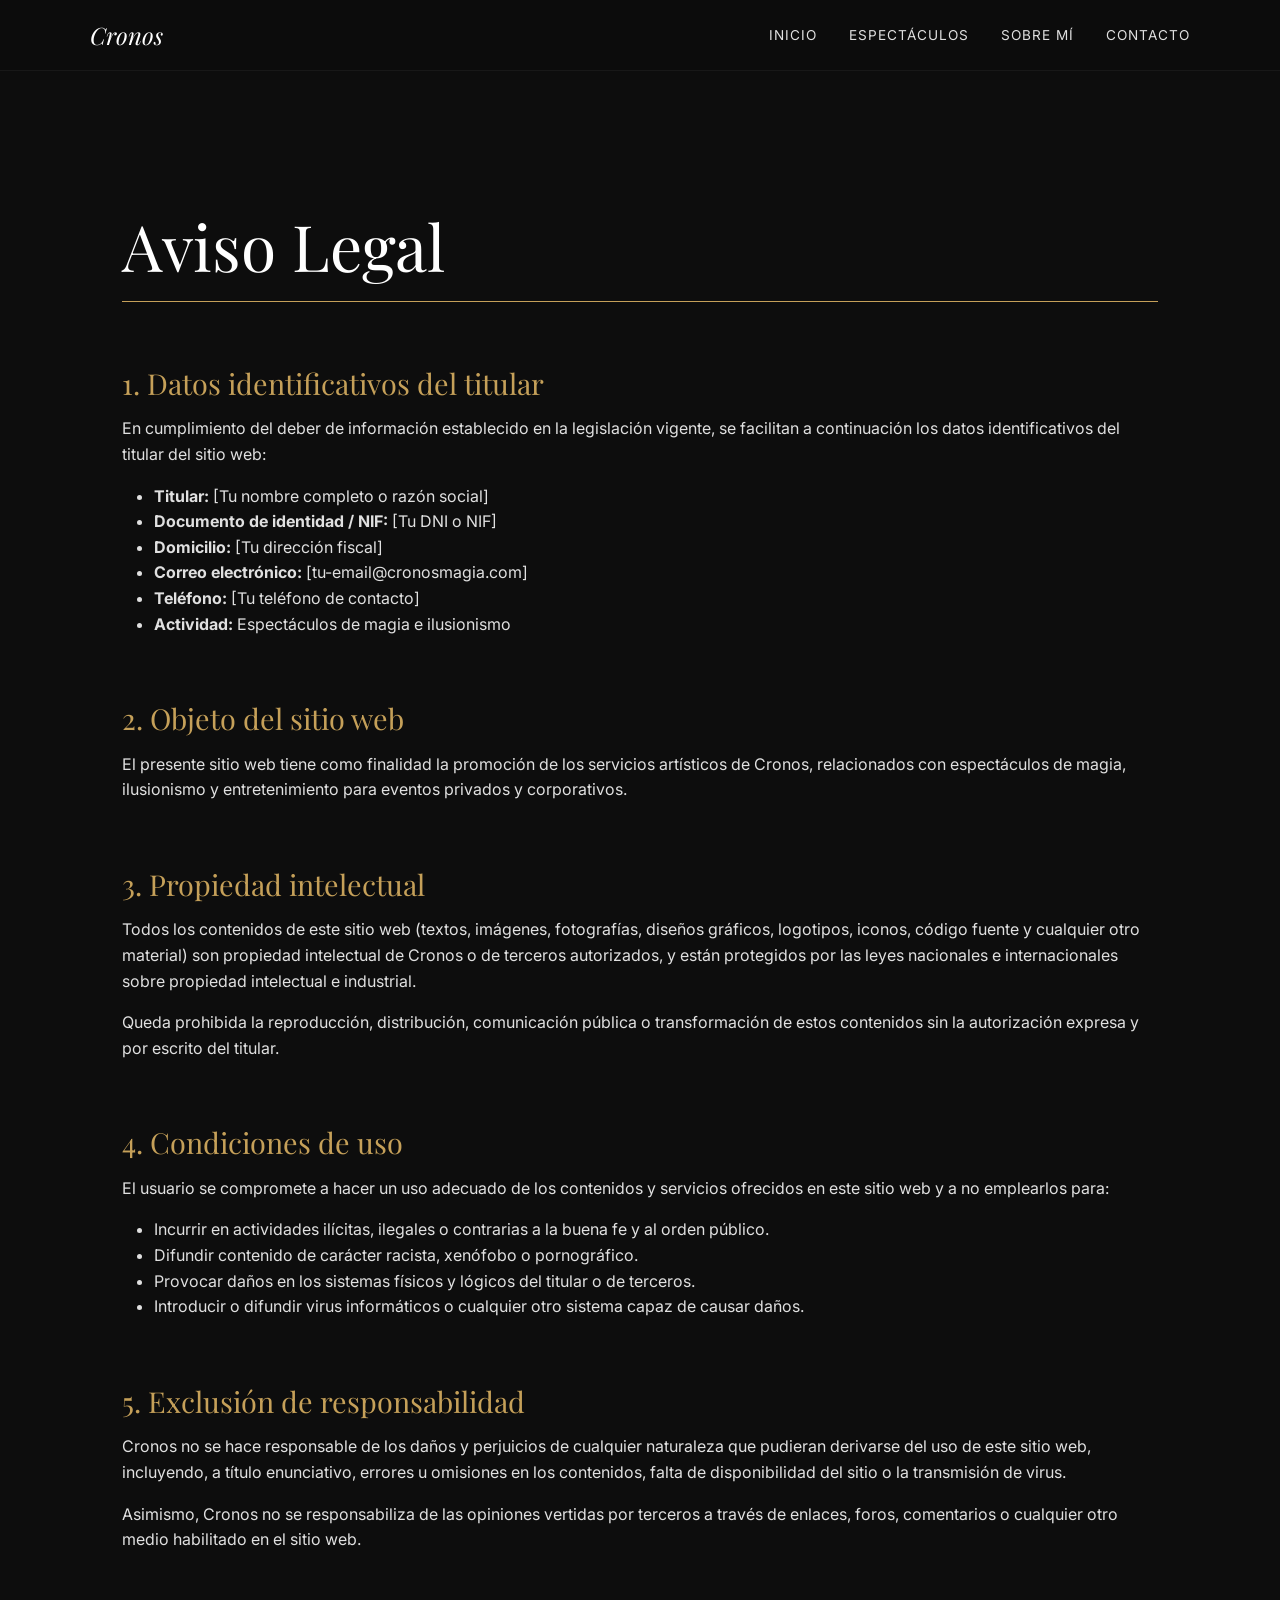
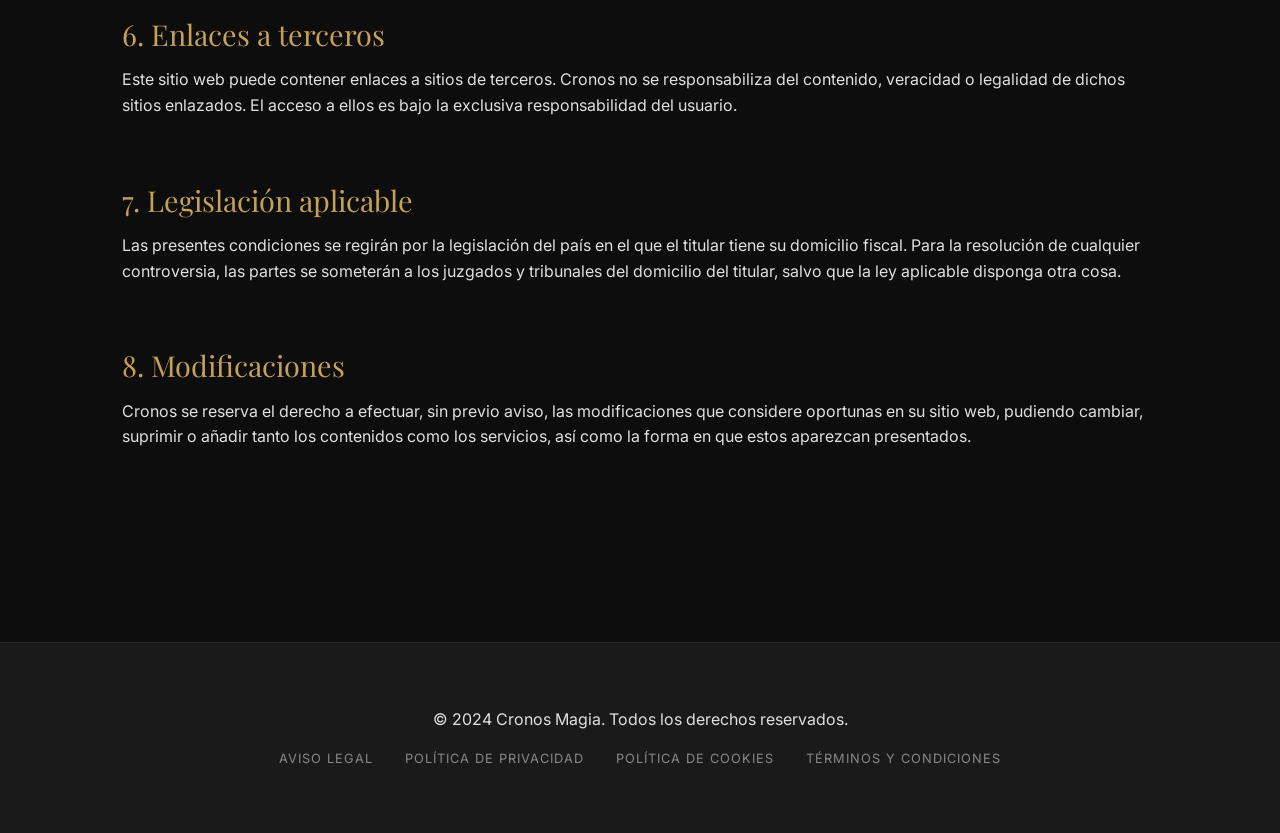
<file: aviso-legal.html>
<!DOCTYPE html>
<html lang="es">
<head>
    <meta charset="UTF-8">
    <meta name="viewport" content="width=device-width, initial-scale=1.0">
    <title>Aviso Legal | Cronos Magia</title>
    <meta name="description" content="Aviso legal del sitio web de Cronos, mago e ilusionista.">
    <link rel="stylesheet" href="styles.css">
    <link rel="preconnect" href="https://fonts.googleapis.com">
    <link rel="preconnect" href="https://fonts.gstatic.com" crossorigin>
    <link href="https://fonts.googleapis.com/css2?family=Playfair+Display:ital,wght@0,400;0,700;1,400&family=Inter:wght@300;400;600&display=swap" rel="stylesheet">
</head>
<body>

    <!-- Cabecera -->
    <header class="site-header">
        <nav class="main-nav">
            <a href="index.html" class="logo">Cronos</a>
            <ul class="nav-links">
                <li><a href="index.html#inicio">Inicio</a></li>
                <li><a href="index.html#espectaculos">Espectáculos</a></li>
                <li><a href="index.html#sobre-mi">Sobre Mí</a></li>
                <li><a href="index.html#contacto">Contacto</a></li>
            </ul>
        </nav>
    </header>

    <main class="legal-content">
        <div class="container">
            <h1>Aviso Legal</h1>
            
            <section class="legal-section">
                <h2>1. Datos identificativos del titular</h2>
                <p>En cumplimiento del deber de información establecido en la legislación vigente, se facilitan a continuación los datos identificativos del titular del sitio web:</p>
                <ul>
                    <li><strong>Titular:</strong> [Tu nombre completo o razón social]</li>
                    <li><strong>Documento de identidad / NIF:</strong> [Tu DNI o NIF]</li>
                    <li><strong>Domicilio:</strong> [Tu dirección fiscal]</li>
                    <li><strong>Correo electrónico:</strong> [tu-email@cronosmagia.com]</li>
                    <li><strong>Teléfono:</strong> [Tu teléfono de contacto]</li>
                    <li><strong>Actividad:</strong> Espectáculos de magia e ilusionismo</li>
                </ul>
            </section>

            <section class="legal-section">
                <h2>2. Objeto del sitio web</h2>
                <p>El presente sitio web tiene como finalidad la promoción de los servicios artísticos de Cronos, relacionados con espectáculos de magia, ilusionismo y entretenimiento para eventos privados y corporativos.</p>
            </section>

            <section class="legal-section">
                <h2>3. Propiedad intelectual</h2>
                <p>Todos los contenidos de este sitio web (textos, imágenes, fotografías, diseños gráficos, logotipos, iconos, código fuente y cualquier otro material) son propiedad intelectual de Cronos o de terceros autorizados, y están protegidos por las leyes nacionales e internacionales sobre propiedad intelectual e industrial.</p>
                <p>Queda prohibida la reproducción, distribución, comunicación pública o transformación de estos contenidos sin la autorización expresa y por escrito del titular.</p>
            </section>

            <section class="legal-section">
                <h2>4. Condiciones de uso</h2>
                <p>El usuario se compromete a hacer un uso adecuado de los contenidos y servicios ofrecidos en este sitio web y a no emplearlos para:</p>
                <ul>
                    <li>Incurrir en actividades ilícitas, ilegales o contrarias a la buena fe y al orden público.</li>
                    <li>Difundir contenido de carácter racista, xenófobo o pornográfico.</li>
                    <li>Provocar daños en los sistemas físicos y lógicos del titular o de terceros.</li>
                    <li>Introducir o difundir virus informáticos o cualquier otro sistema capaz de causar daños.</li>
                </ul>
            </section>

            <section class="legal-section">
                <h2>5. Exclusión de responsabilidad</h2>
                <p>Cronos no se hace responsable de los daños y perjuicios de cualquier naturaleza que pudieran derivarse del uso de este sitio web, incluyendo, a título enunciativo, errores u omisiones en los contenidos, falta de disponibilidad del sitio o la transmisión de virus.</p>
                <p>Asimismo, Cronos no se responsabiliza de las opiniones vertidas por terceros a través de enlaces, foros, comentarios o cualquier otro medio habilitado en el sitio web.</p>
            </section>

            <section class="legal-section">
                <h2>6. Enlaces a terceros</h2>
                <p>Este sitio web puede contener enlaces a sitios de terceros. Cronos no se responsabiliza del contenido, veracidad o legalidad de dichos sitios enlazados. El acceso a ellos es bajo la exclusiva responsabilidad del usuario.</p>
            </section>

            <section class="legal-section">
                <h2>7. Legislación aplicable</h2>
                <p>Las presentes condiciones se regirán por la legislación del país en el que el titular tiene su domicilio fiscal. Para la resolución de cualquier controversia, las partes se someterán a los juzgados y tribunales del domicilio del titular, salvo que la ley aplicable disponga otra cosa.</p>
            </section>

            <section class="legal-section">
                <h2>8. Modificaciones</h2>
                <p>Cronos se reserva el derecho a efectuar, sin previo aviso, las modificaciones que considere oportunas en su sitio web, pudiendo cambiar, suprimir o añadir tanto los contenidos como los servicios, así como la forma en que estos aparezcan presentados.</p>
            </section>
        </div>
    </main>

    <!-- Pie de página -->
    <footer class="site-footer">
        <div class="container">
            <p>&copy; 2024 Cronos Magia. Todos los derechos reservados.</p>
            <nav class="legal-nav">
                <a href="aviso-legal.html">Aviso Legal</a>
                <a href="privacidad.html">Política de Privacidad</a>
                <a href="cookies.html">Política de Cookies</a>
                <a href="terminos.html">Términos y Condiciones</a>
            </nav>
        </div>
    </footer>

</body>
</html>
</file>
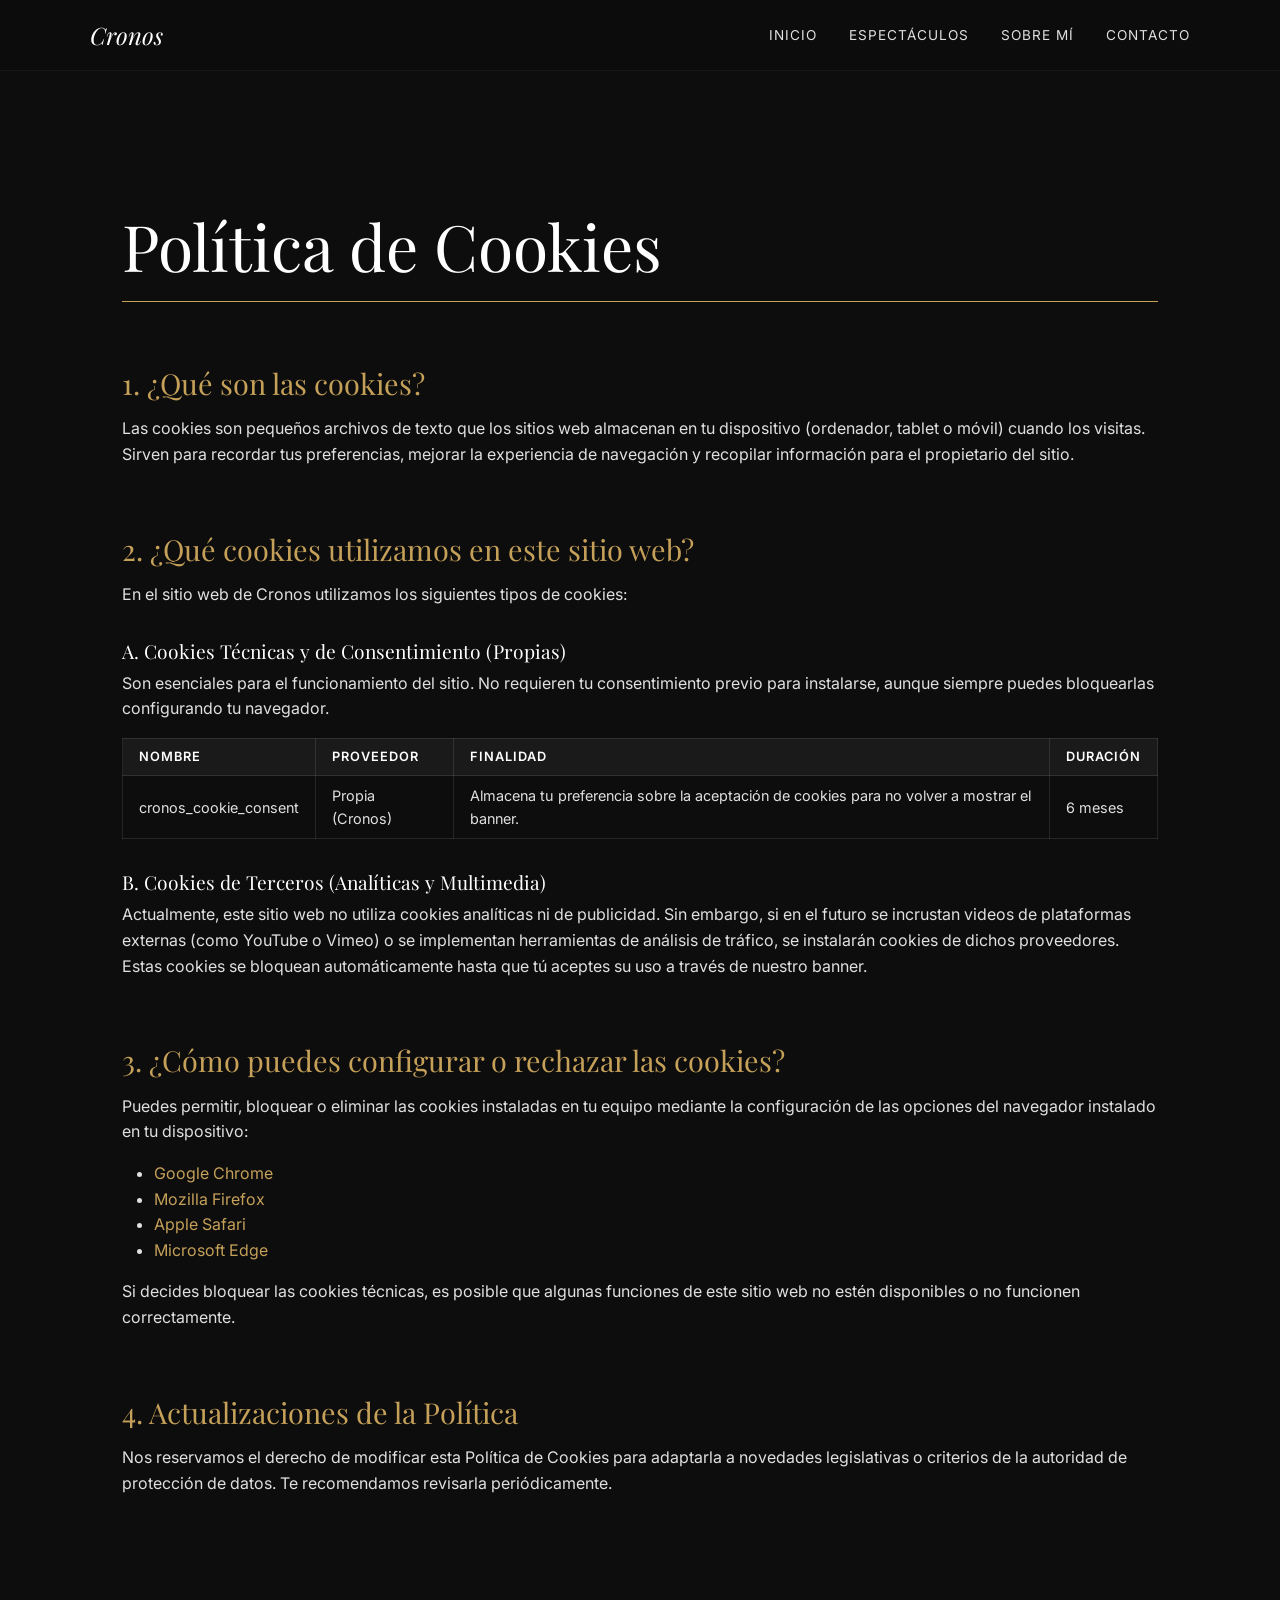
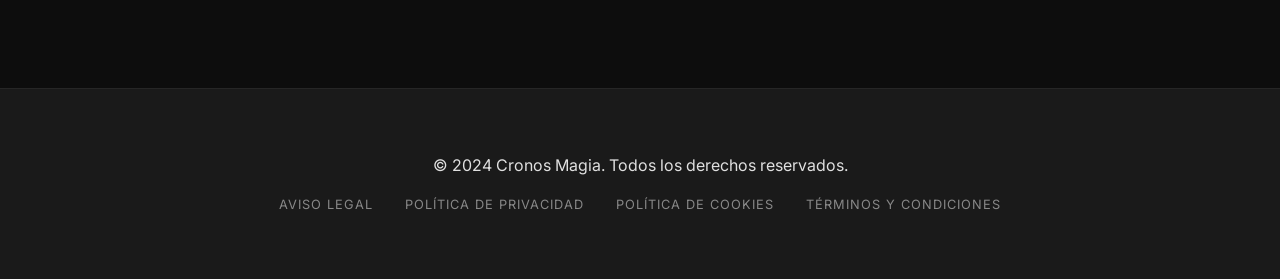
<file: cookies.html>
<!DOCTYPE html>
<html lang="es">
<head>
    <meta charset="UTF-8">
    <meta name="viewport" content="width=device-width, initial-scale=1.0">
    <title>Política de Cookies | Cronos Magia</title>
    <meta name="description" content="Política de cookies del sitio web de Cronos, mago e ilusionista.">
    <link rel="stylesheet" href="styles.css">
    <link rel="preconnect" href="https://fonts.googleapis.com">
    <link rel="preconnect" href="https://fonts.gstatic.com" crossorigin>
    <link href="https://fonts.googleapis.com/css2?family=Playfair+Display:ital,wght@0,400;0,700;1,400&family=Inter:wght@300;400;600&display=swap" rel="stylesheet">
</head>
<body>

    <header class="site-header">
        <nav class="main-nav">
            <a href="index.html" class="logo">Cronos</a>
            <ul class="nav-links">
                <li><a href="index.html#inicio">Inicio</a></li>
                <li><a href="index.html#espectaculos">Espectáculos</a></li>
                <li><a href="index.html#sobre-mi">Sobre Mí</a></li>
                <li><a href="index.html#contacto">Contacto</a></li>
            </ul>
        </nav>
    </header>

    <main class="legal-content">
        <div class="container">
            <h1>Política de Cookies</h1>
            
            <section class="legal-section">
                <h2>1. ¿Qué son las cookies?</h2>
                <p>Las cookies son pequeños archivos de texto que los sitios web almacenan en tu dispositivo (ordenador, tablet o móvil) cuando los visitas. Sirven para recordar tus preferencias, mejorar la experiencia de navegación y recopilar información para el propietario del sitio.</p>
            </section>

            <section class="legal-section">
                <h2>2. ¿Qué cookies utilizamos en este sitio web?</h2>
                <p>En el sitio web de Cronos utilizamos los siguientes tipos de cookies:</p>
                
                <h3>A. Cookies Técnicas y de Consentimiento (Propias)</h3>
                <p>Son esenciales para el funcionamiento del sitio. No requieren tu consentimiento previo para instalarse, aunque siempre puedes bloquearlas configurando tu navegador.</p>
                <table class="cookie-table">
                    <thead>
                        <tr>
                            <th>Nombre</th>
                            <th>Proveedor</th>
                            <th>Finalidad</th>
                            <th>Duración</th>
                        </tr>
                    </thead>
                    <tbody>
                        <tr>
                            <td>cronos_cookie_consent</td>
                            <td>Propia (Cronos)</td>
                            <td>Almacena tu preferencia sobre la aceptación de cookies para no volver a mostrar el banner.</td>
                            <td>6 meses</td>
                        </tr>
                    </tbody>
                </table>

                <h3>B. Cookies de Terceros (Analíticas y Multimedia)</h3>
                <p>Actualmente, este sitio web no utiliza cookies analíticas ni de publicidad. Sin embargo, si en el futuro se incrustan videos de plataformas externas (como YouTube o Vimeo) o se implementan herramientas de análisis de tráfico, se instalarán cookies de dichos proveedores. Estas cookies se bloquean automáticamente hasta que tú aceptes su uso a través de nuestro banner.</p>
            </section>

            <section class="legal-section">
                <h2>3. ¿Cómo puedes configurar o rechazar las cookies?</h2>
                <p>Puedes permitir, bloquear o eliminar las cookies instaladas en tu equipo mediante la configuración de las opciones del navegador instalado en tu dispositivo:</p>
                <ul>
                    <li><a href="https://support.google.com/chrome/answer/95647" target="_blank" rel="noopener">Google Chrome</a></li>
                    <li><a href="https://support.mozilla.org/es/kb/habilitar-y-deshabilitar-cookies-sitios-web-rastrear-preferencias" target="_blank" rel="noopener">Mozilla Firefox</a></li>
                    <li><a href="https://support.apple.com/es-es/guide/safari/sfri11471/mac" target="_blank" rel="noopener">Apple Safari</a></li>
                    <li><a href="https://support.microsoft.com/es-es/windows/eliminar-y-administrar-cookies-168dab11-0753-043d-7c16-ede5947fc64d" target="_blank" rel="noopener">Microsoft Edge</a></li>
                </ul>
                <p>Si decides bloquear las cookies técnicas, es posible que algunas funciones de este sitio web no estén disponibles o no funcionen correctamente.</p>
            </section>

            <section class="legal-section">
                <h2>4. Actualizaciones de la Política</h2>
                <p>Nos reservamos el derecho de modificar esta Política de Cookies para adaptarla a novedades legislativas o criterios de la autoridad de protección de datos. Te recomendamos revisarla periódicamente.</p>
            </section>
        </div>
    </main>

    <footer class="site-footer">
        <div class="container">
            <p>&copy; 2024 Cronos Magia. Todos los derechos reservados.</p>
            <nav class="legal-nav">
                <a href="aviso-legal.html">Aviso Legal</a>
                <a href="privacidad.html">Política de Privacidad</a>
                <a href="cookies.html">Política de Cookies</a>
                <a href="terminos.html">Términos y Condiciones</a>
            </nav>
        </div>
    </footer>

</body>
</html>
</file>
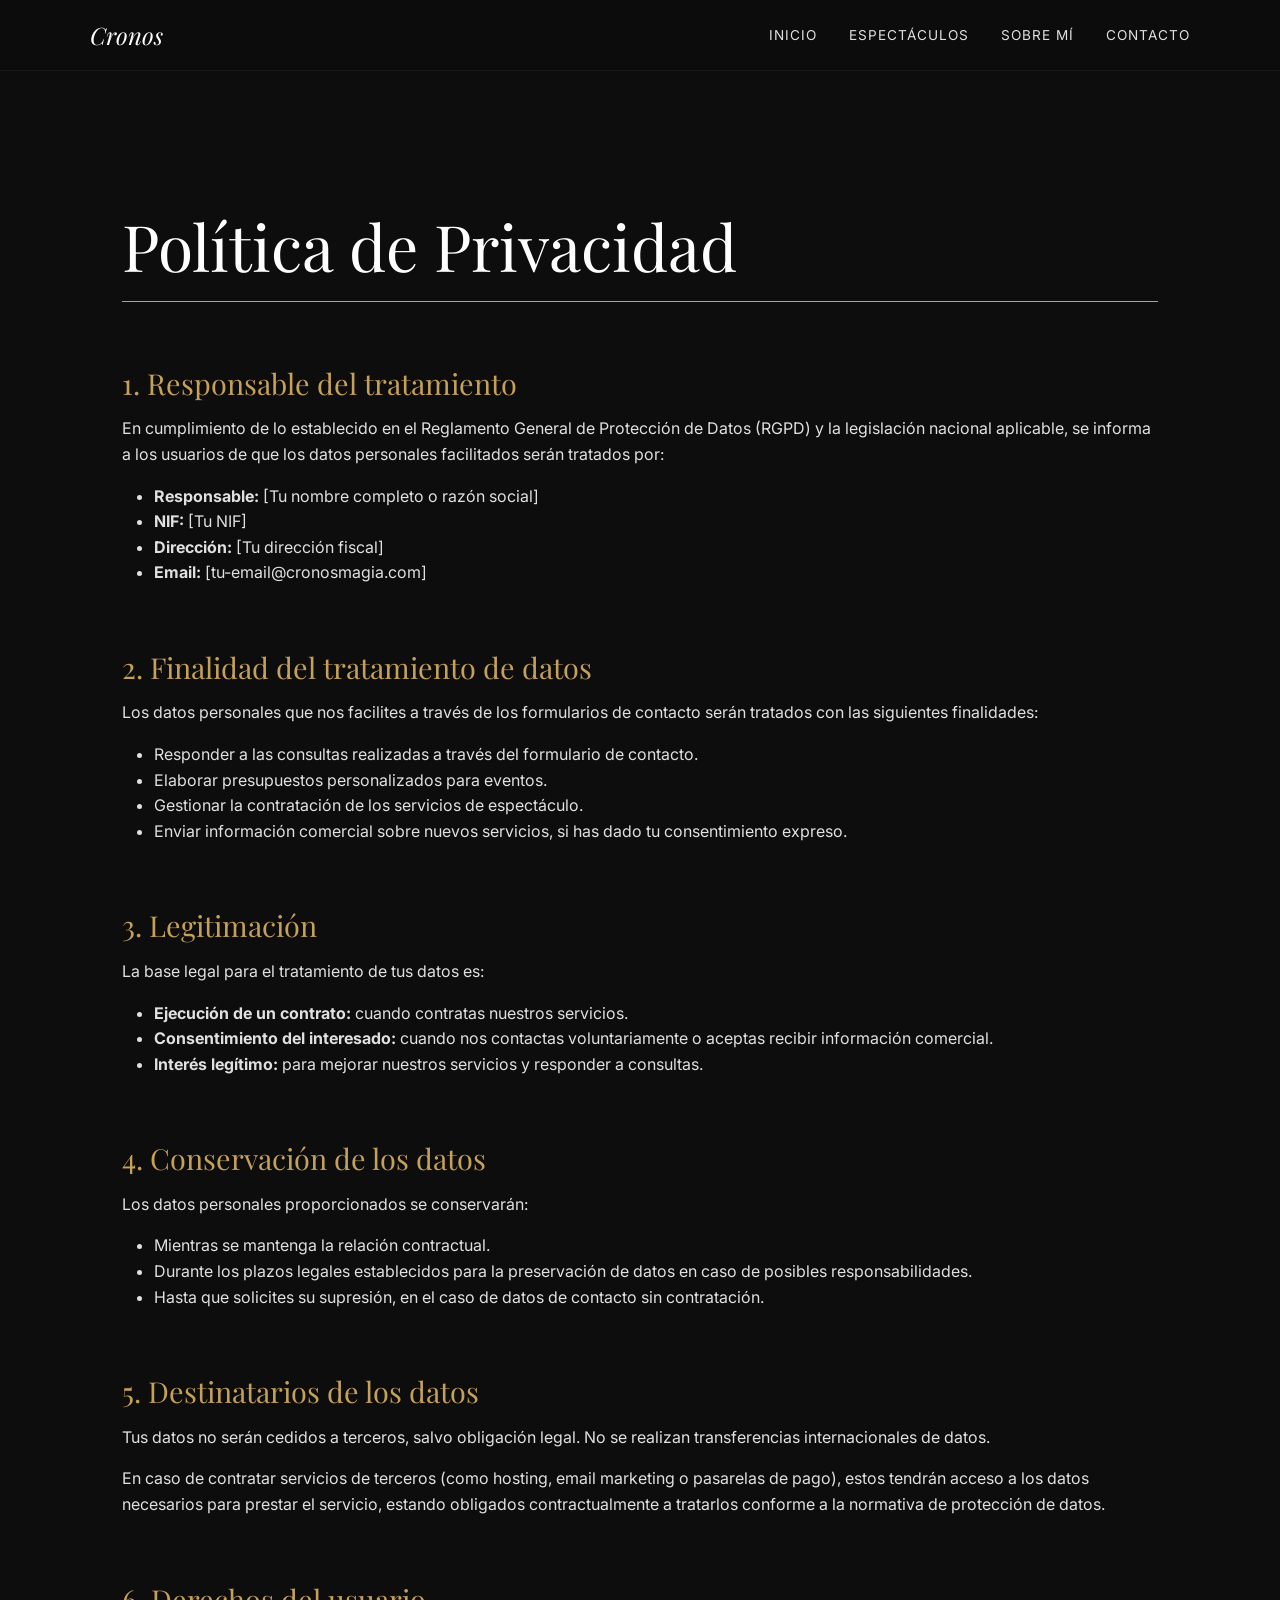
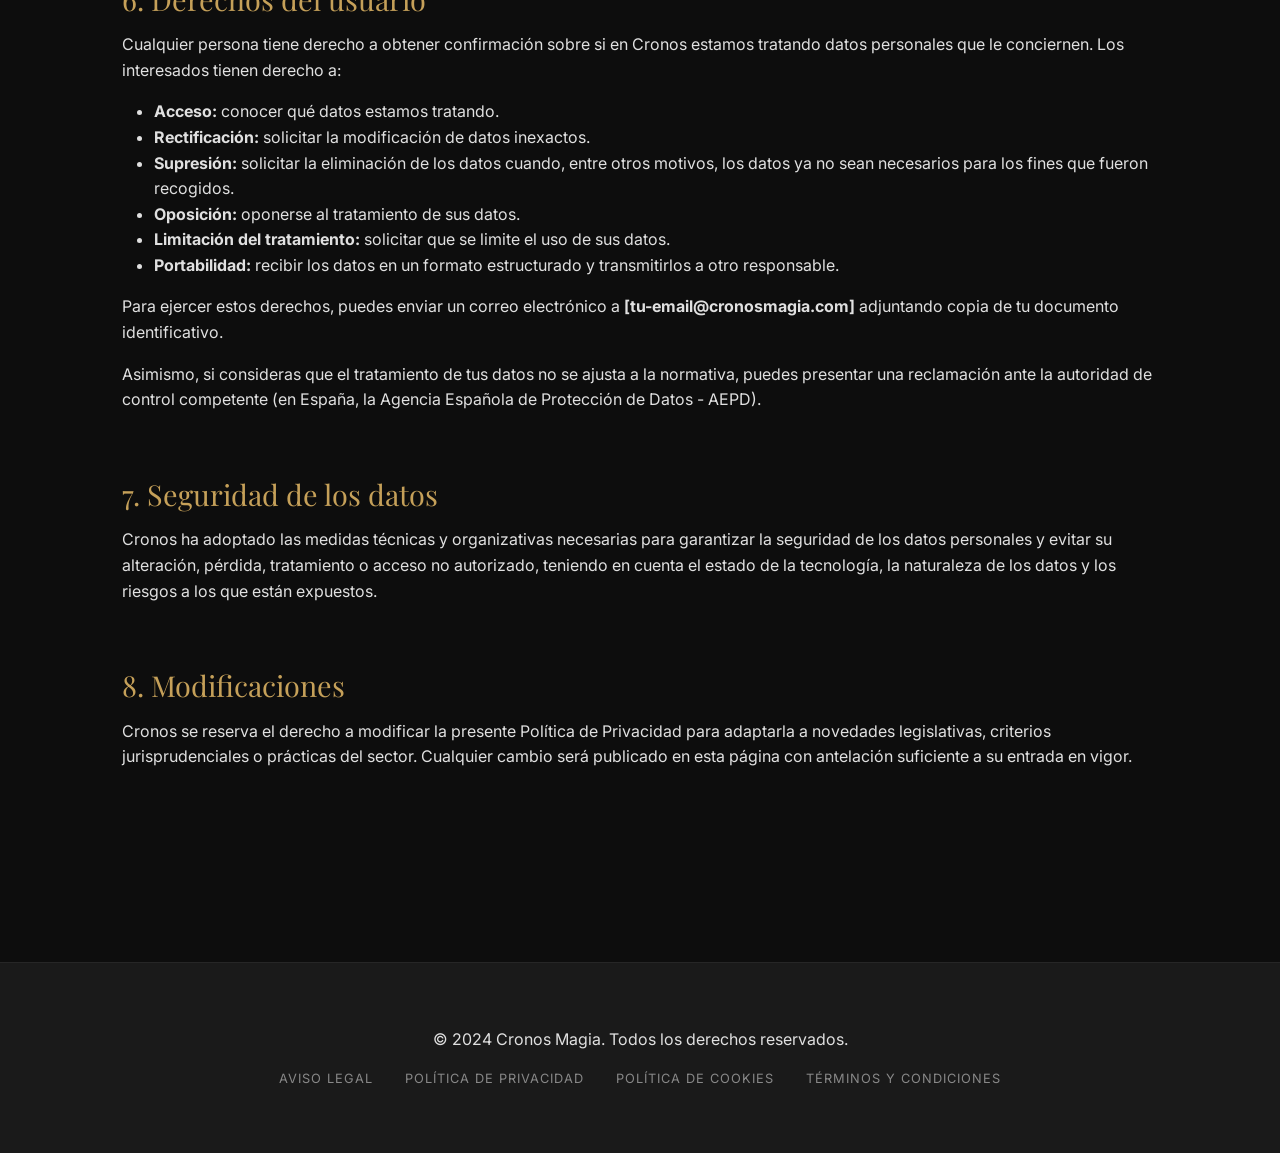
<file: privacidad.html>
<!DOCTYPE html>
<html lang="es">
<head>
    <meta charset="UTF-8">
    <meta name="viewport" content="width=device-width, initial-scale=1.0">
    <title>Política de Privacidad | Cronos Magia</title>
    <meta name="description" content="Política de privacidad del sitio web de Cronos, mago e ilusionista.">
    <link rel="stylesheet" href="styles.css">
    <link rel="preconnect" href="https://fonts.googleapis.com">
    <link rel="preconnect" href="https://fonts.gstatic.com" crossorigin>
    <link href="https://fonts.googleapis.com/css2?family=Playfair+Display:ital,wght@0,400;0,700;1,400&family=Inter:wght@300;400;600&display=swap" rel="stylesheet">
</head>
<body>

    <header class="site-header">
        <nav class="main-nav">
            <a href="index.html" class="logo">Cronos</a>
            <ul class="nav-links">
                <li><a href="index.html#inicio">Inicio</a></li>
                <li><a href="index.html#espectaculos">Espectáculos</a></li>
                <li><a href="index.html#sobre-mi">Sobre Mí</a></li>
                <li><a href="index.html#contacto">Contacto</a></li>
            </ul>
        </nav>
    </header>

    <main class="legal-content">
        <div class="container">
            <h1>Política de Privacidad</h1>
            
            <section class="legal-section">
                <h2>1. Responsable del tratamiento</h2>
                <p>En cumplimiento de lo establecido en el Reglamento General de Protección de Datos (RGPD) y la legislación nacional aplicable, se informa a los usuarios de que los datos personales facilitados serán tratados por:</p>
                <ul>
                    <li><strong>Responsable:</strong> [Tu nombre completo o razón social]</li>
                    <li><strong>NIF:</strong> [Tu NIF]</li>
                    <li><strong>Dirección:</strong> [Tu dirección fiscal]</li>
                    <li><strong>Email:</strong> [tu-email@cronosmagia.com]</li>
                </ul>
            </section>

            <section class="legal-section">
                <h2>2. Finalidad del tratamiento de datos</h2>
                <p>Los datos personales que nos facilites a través de los formularios de contacto serán tratados con las siguientes finalidades:</p>
                <ul>
                    <li>Responder a las consultas realizadas a través del formulario de contacto.</li>
                    <li>Elaborar presupuestos personalizados para eventos.</li>
                    <li>Gestionar la contratación de los servicios de espectáculo.</li>
                    <li>Enviar información comercial sobre nuevos servicios, si has dado tu consentimiento expreso.</li>
                </ul>
            </section>

            <section class="legal-section">
                <h2>3. Legitimación</h2>
                <p>La base legal para el tratamiento de tus datos es:</p>
                <ul>
                    <li><strong>Ejecución de un contrato:</strong> cuando contratas nuestros servicios.</li>
                    <li><strong>Consentimiento del interesado:</strong> cuando nos contactas voluntariamente o aceptas recibir información comercial.</li>
                    <li><strong>Interés legítimo:</strong> para mejorar nuestros servicios y responder a consultas.</li>
                </ul>
            </section>

            <section class="legal-section">
                <h2>4. Conservación de los datos</h2>
                <p>Los datos personales proporcionados se conservarán:</p>
                <ul>
                    <li>Mientras se mantenga la relación contractual.</li>
                    <li>Durante los plazos legales establecidos para la preservación de datos en caso de posibles responsabilidades.</li>
                    <li>Hasta que solicites su supresión, en el caso de datos de contacto sin contratación.</li>
                </ul>
            </section>

            <section class="legal-section">
                <h2>5. Destinatarios de los datos</h2>
                <p>Tus datos no serán cedidos a terceros, salvo obligación legal. No se realizan transferencias internacionales de datos.</p>
                <p>En caso de contratar servicios de terceros (como hosting, email marketing o pasarelas de pago), estos tendrán acceso a los datos necesarios para prestar el servicio, estando obligados contractualmente a tratarlos conforme a la normativa de protección de datos.</p>
            </section>

            <section class="legal-section">
                <h2>6. Derechos del usuario</h2>
                <p>Cualquier persona tiene derecho a obtener confirmación sobre si en Cronos estamos tratando datos personales que le conciernen. Los interesados tienen derecho a:</p>
                <ul>
                    <li><strong>Acceso:</strong> conocer qué datos estamos tratando.</li>
                    <li><strong>Rectificación:</strong> solicitar la modificación de datos inexactos.</li>
                    <li><strong>Supresión:</strong> solicitar la eliminación de los datos cuando, entre otros motivos, los datos ya no sean necesarios para los fines que fueron recogidos.</li>
                    <li><strong>Oposición:</strong> oponerse al tratamiento de sus datos.</li>
                    <li><strong>Limitación del tratamiento:</strong> solicitar que se limite el uso de sus datos.</li>
                    <li><strong>Portabilidad:</strong> recibir los datos en un formato estructurado y transmitirlos a otro responsable.</li>
                </ul>
                <p>Para ejercer estos derechos, puedes enviar un correo electrónico a <strong>[tu-email@cronosmagia.com]</strong> adjuntando copia de tu documento identificativo.</p>
                <p>Asimismo, si consideras que el tratamiento de tus datos no se ajusta a la normativa, puedes presentar una reclamación ante la autoridad de control competente (en España, la Agencia Española de Protección de Datos - AEPD).</p>
            </section>

            <section class="legal-section">
                <h2>7. Seguridad de los datos</h2>
                <p>Cronos ha adoptado las medidas técnicas y organizativas necesarias para garantizar la seguridad de los datos personales y evitar su alteración, pérdida, tratamiento o acceso no autorizado, teniendo en cuenta el estado de la tecnología, la naturaleza de los datos y los riesgos a los que están expuestos.</p>
            </section>

            <section class="legal-section">
                <h2>8. Modificaciones</h2>
                <p>Cronos se reserva el derecho a modificar la presente Política de Privacidad para adaptarla a novedades legislativas, criterios jurisprudenciales o prácticas del sector. Cualquier cambio será publicado en esta página con antelación suficiente a su entrada en vigor.</p>
            </section>
        </div>
    </main>

    <footer class="site-footer">
        <div class="container">
            <p>&copy; 2024 Cronos Magia. Todos los derechos reservados.</p>
            <nav class="legal-nav">
                <a href="aviso-legal.html">Aviso Legal</a>
                <a href="privacidad.html">Política de Privacidad</a>
                <a href="cookies.html">Política de Cookies</a>
                <a href="terminos.html">Términos y Condiciones</a>
            </nav>
        </div>
    </footer>

</body>
</html>
</file>
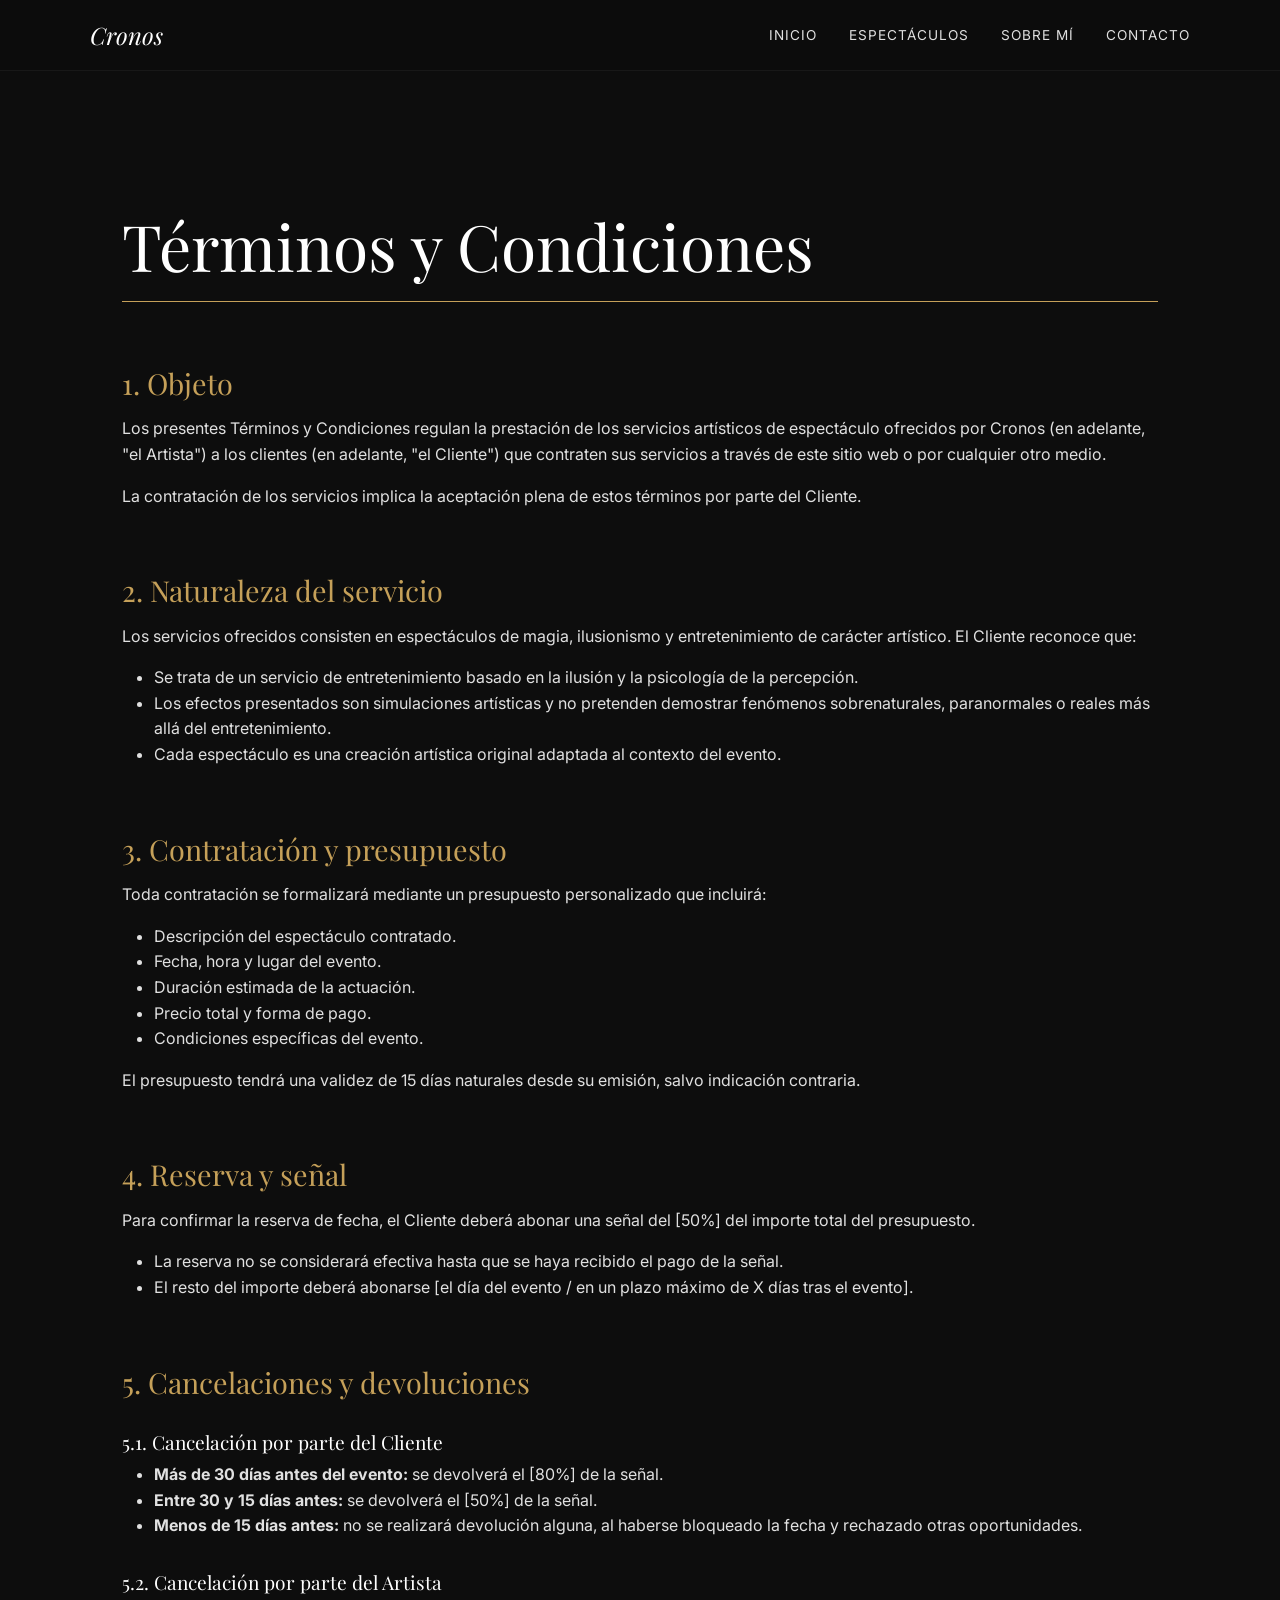
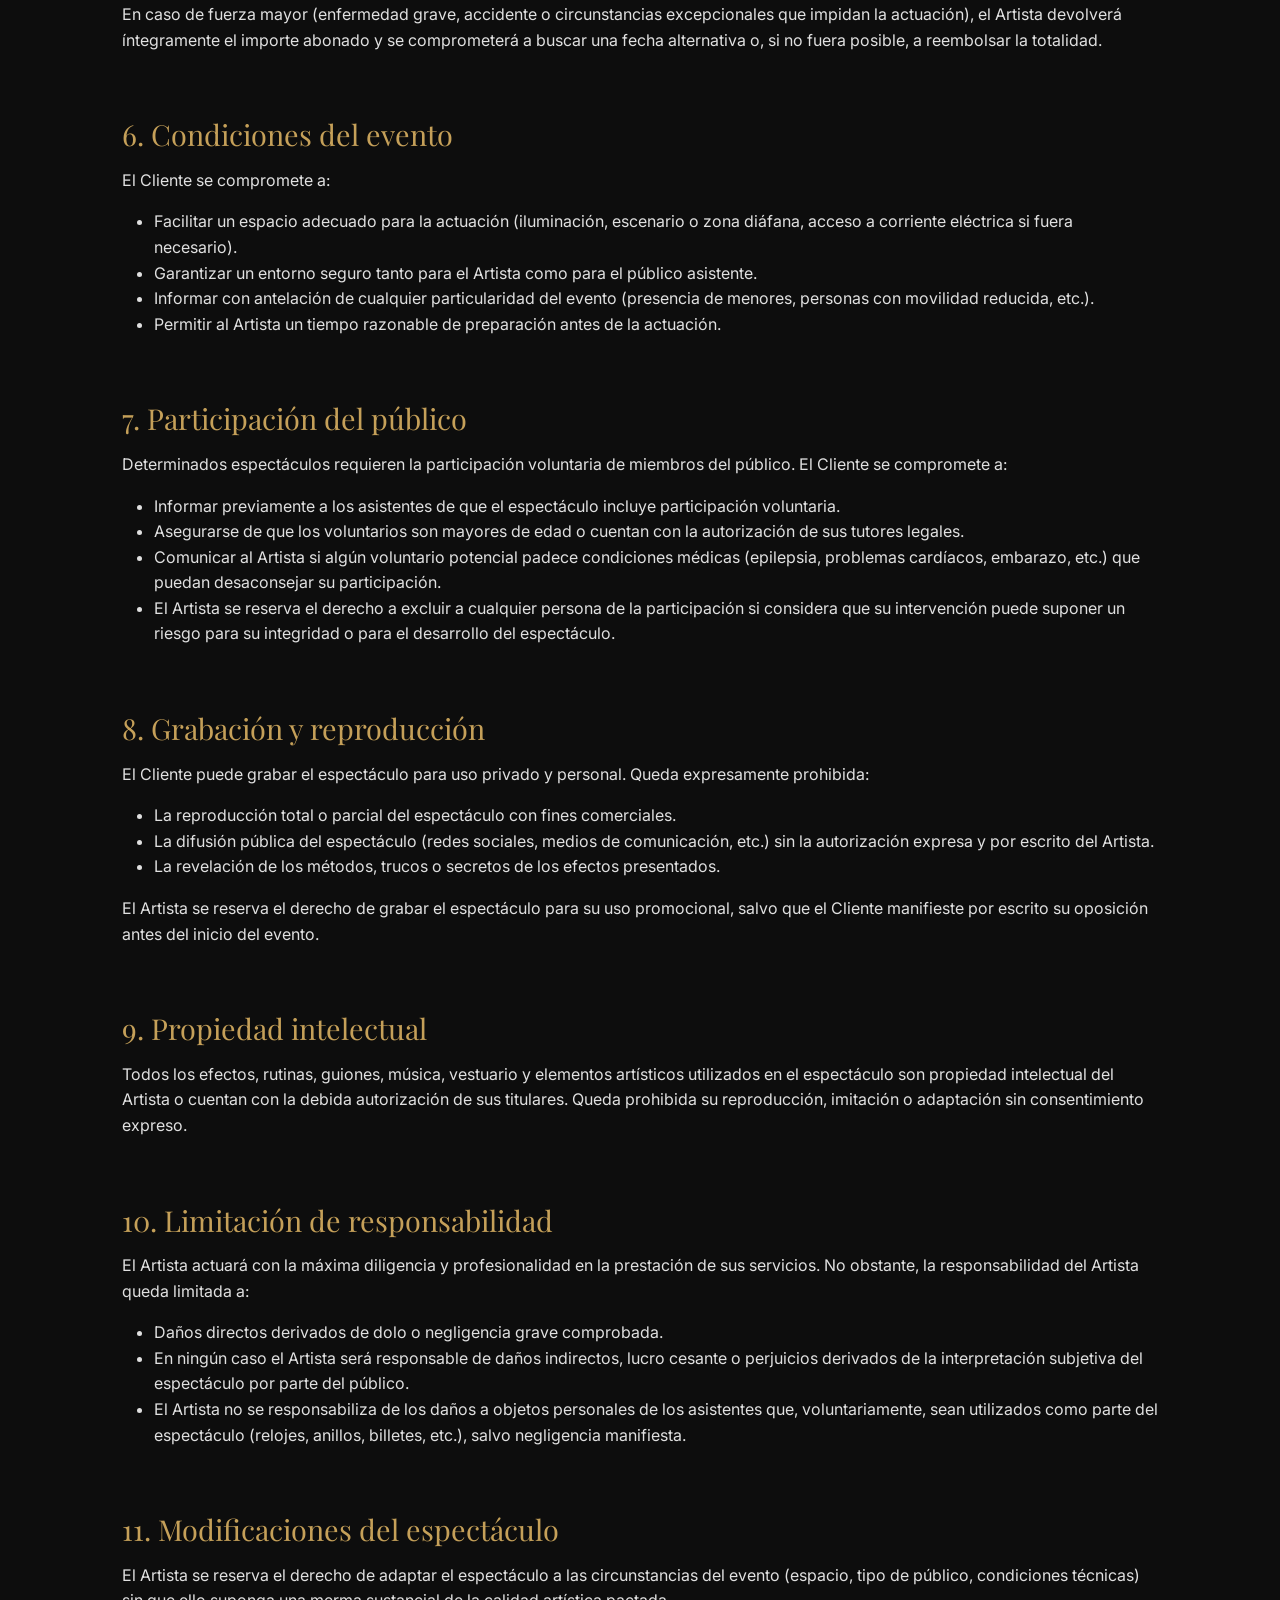
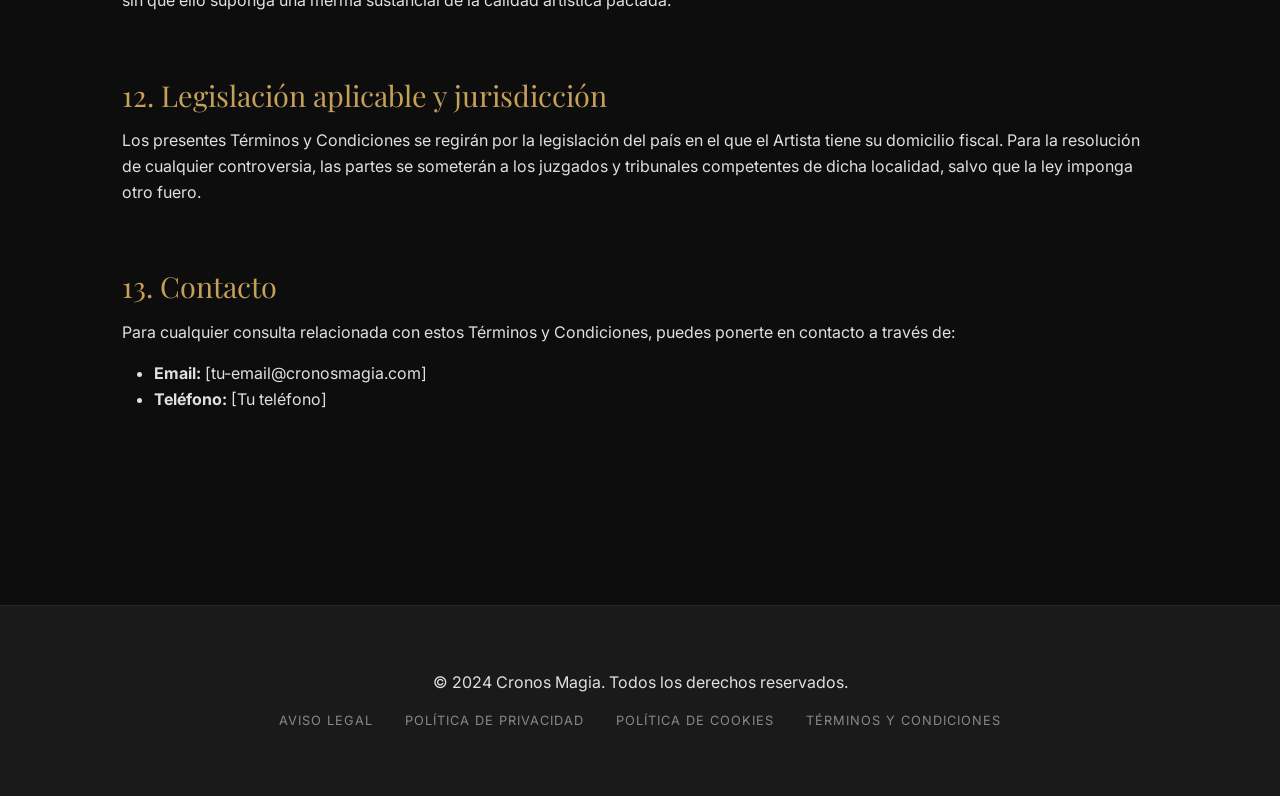
<file: terminos.html>
<!DOCTYPE html>
<html lang="es">
<head>
    <meta charset="UTF-8">
    <meta name="viewport" content="width=device-width, initial-scale=1.0">
    <title>Términos y Condiciones | Cronos Magia</title>
    <meta name="description" content="Términos y condiciones de los servicios de Cronos, mago e ilusionista.">
    <link rel="stylesheet" href="styles.css">
    <link rel="preconnect" href="https://fonts.googleapis.com">
    <link rel="preconnect" href="https://fonts.gstatic.com" crossorigin>
    <link href="https://fonts.googleapis.com/css2?family=Playfair+Display:ital,wght@0,400;0,700;1,400&family=Inter:wght@300;400;600&display=swap" rel="stylesheet">
</head>
<body>

    <header class="site-header">
        <nav class="main-nav">
            <a href="index.html" class="logo">Cronos</a>
            <ul class="nav-links">
                <li><a href="index.html#inicio">Inicio</a></li>
                <li><a href="index.html#espectaculos">Espectáculos</a></li>
                <li><a href="index.html#sobre-mi">Sobre Mí</a></li>
                <li><a href="index.html#contacto">Contacto</a></li>
            </ul>
        </nav>
    </header>

    <main class="legal-content">
        <div class="container">
            <h1>Términos y Condiciones</h1>
            
            <section class="legal-section">
                <h2>1. Objeto</h2>
                <p>Los presentes Términos y Condiciones regulan la prestación de los servicios artísticos de espectáculo ofrecidos por Cronos (en adelante, "el Artista") a los clientes (en adelante, "el Cliente") que contraten sus servicios a través de este sitio web o por cualquier otro medio.</p>
                <p>La contratación de los servicios implica la aceptación plena de estos términos por parte del Cliente.</p>
            </section>

            <section class="legal-section">
                <h2>2. Naturaleza del servicio</h2>
                <p>Los servicios ofrecidos consisten en espectáculos de magia, ilusionismo y entretenimiento de carácter artístico. El Cliente reconoce que:</p>
                <ul>
                    <li>Se trata de un servicio de entretenimiento basado en la ilusión y la psicología de la percepción.</li>
                    <li>Los efectos presentados son simulaciones artísticas y no pretenden demostrar fenómenos sobrenaturales, paranormales o reales más allá del entretenimiento.</li>
                    <li>Cada espectáculo es una creación artística original adaptada al contexto del evento.</li>
                </ul>
            </section>

            <section class="legal-section">
                <h2>3. Contratación y presupuesto</h2>
                <p>Toda contratación se formalizará mediante un presupuesto personalizado que incluirá:</p>
                <ul>
                    <li>Descripción del espectáculo contratado.</li>
                    <li>Fecha, hora y lugar del evento.</li>
                    <li>Duración estimada de la actuación.</li>
                    <li>Precio total y forma de pago.</li>
                    <li>Condiciones específicas del evento.</li>
                </ul>
                <p>El presupuesto tendrá una validez de 15 días naturales desde su emisión, salvo indicación contraria.</p>
            </section>

            <section class="legal-section">
                <h2>4. Reserva y señal</h2>
                <p>Para confirmar la reserva de fecha, el Cliente deberá abonar una señal del [50%] del importe total del presupuesto.</p>
                <ul>
                    <li>La reserva no se considerará efectiva hasta que se haya recibido el pago de la señal.</li>
                    <li>El resto del importe deberá abonarse [el día del evento / en un plazo máximo de X días tras el evento].</li>
                </ul>
            </section>

            <section class="legal-section">
                <h2>5. Cancelaciones y devoluciones</h2>
                <h3>5.1. Cancelación por parte del Cliente</h3>
                <ul>
                    <li><strong>Más de 30 días antes del evento:</strong> se devolverá el [80%] de la señal.</li>
                    <li><strong>Entre 30 y 15 días antes:</strong> se devolverá el [50%] de la señal.</li>
                    <li><strong>Menos de 15 días antes:</strong> no se realizará devolución alguna, al haberse bloqueado la fecha y rechazado otras oportunidades.</li>
                </ul>
                <h3>5.2. Cancelación por parte del Artista</h3>
                <p>En caso de fuerza mayor (enfermedad grave, accidente o circunstancias excepcionales que impidan la actuación), el Artista devolverá íntegramente el importe abonado y se comprometerá a buscar una fecha alternativa o, si no fuera posible, a reembolsar la totalidad.</p>
            </section>

            <section class="legal-section">
                <h2>6. Condiciones del evento</h2>
                <p>El Cliente se compromete a:</p>
                <ul>
                    <li>Facilitar un espacio adecuado para la actuación (iluminación, escenario o zona diáfana, acceso a corriente eléctrica si fuera necesario).</li>
                    <li>Garantizar un entorno seguro tanto para el Artista como para el público asistente.</li>
                    <li>Informar con antelación de cualquier particularidad del evento (presencia de menores, personas con movilidad reducida, etc.).</li>
                    <li>Permitir al Artista un tiempo razonable de preparación antes de la actuación.</li>
                </ul>
            </section>

            <section class="legal-section">
                <h2>7. Participación del público</h2>
                <p>Determinados espectáculos requieren la participación voluntaria de miembros del público. El Cliente se compromete a:</p>
                <ul>
                    <li>Informar previamente a los asistentes de que el espectáculo incluye participación voluntaria.</li>
                    <li>Asegurarse de que los voluntarios son mayores de edad o cuentan con la autorización de sus tutores legales.</li>
                    <li>Comunicar al Artista si algún voluntario potencial padece condiciones médicas (epilepsia, problemas cardíacos, embarazo, etc.) que puedan desaconsejar su participación.</li>
                    <li>El Artista se reserva el derecho a excluir a cualquier persona de la participación si considera que su intervención puede suponer un riesgo para su integridad o para el desarrollo del espectáculo.</li>
                </ul>
            </section>

            <section class="legal-section">
                <h2>8. Grabación y reproducción</h2>
                <p>El Cliente puede grabar el espectáculo para uso privado y personal. Queda expresamente prohibida:</p>
                <ul>
                    <li>La reproducción total o parcial del espectáculo con fines comerciales.</li>
                    <li>La difusión pública del espectáculo (redes sociales, medios de comunicación, etc.) sin la autorización expresa y por escrito del Artista.</li>
                    <li>La revelación de los métodos, trucos o secretos de los efectos presentados.</li>
                </ul>
                <p>El Artista se reserva el derecho de grabar el espectáculo para su uso promocional, salvo que el Cliente manifieste por escrito su oposición antes del inicio del evento.</p>
            </section>

            <section class="legal-section">
                <h2>9. Propiedad intelectual</h2>
                <p>Todos los efectos, rutinas, guiones, música, vestuario y elementos artísticos utilizados en el espectáculo son propiedad intelectual del Artista o cuentan con la debida autorización de sus titulares. Queda prohibida su reproducción, imitación o adaptación sin consentimiento expreso.</p>
            </section>

            <section class="legal-section">
                <h2>10. Limitación de responsabilidad</h2>
                <p>El Artista actuará con la máxima diligencia y profesionalidad en la prestación de sus servicios. No obstante, la responsabilidad del Artista queda limitada a:</p>
                <ul>
                    <li>Daños directos derivados de dolo o negligencia grave comprobada.</li>
                    <li>En ningún caso el Artista será responsable de daños indirectos, lucro cesante o perjuicios derivados de la interpretación subjetiva del espectáculo por parte del público.</li>
                    <li>El Artista no se responsabiliza de los daños a objetos personales de los asistentes que, voluntariamente, sean utilizados como parte del espectáculo (relojes, anillos, billetes, etc.), salvo negligencia manifiesta.</li>
                </ul>
            </section>

            <section class="legal-section">
                <h2>11. Modificaciones del espectáculo</h2>
                <p>El Artista se reserva el derecho de adaptar el espectáculo a las circunstancias del evento (espacio, tipo de público, condiciones técnicas) sin que ello suponga una merma sustancial de la calidad artística pactada.</p>
            </section>

            <section class="legal-section">
                <h2>12. Legislación aplicable y jurisdicción</h2>
                <p>Los presentes Términos y Condiciones se regirán por la legislación del país en el que el Artista tiene su domicilio fiscal. Para la resolución de cualquier controversia, las partes se someterán a los juzgados y tribunales competentes de dicha localidad, salvo que la ley imponga otro fuero.</p>
            </section>

            <section class="legal-section">
                <h2>13. Contacto</h2>
                <p>Para cualquier consulta relacionada con estos Términos y Condiciones, puedes ponerte en contacto a través de:</p>
                <ul>
                    <li><strong>Email:</strong> [tu-email@cronosmagia.com]</li>
                    <li><strong>Teléfono:</strong> [Tu teléfono]</li>
                </ul>
            </section>
        </div>
    </main>

    <footer class="site-footer">
        <div class="container">
            <p>&copy; 2024 Cronos Magia. Todos los derechos reservados.</p>
            <nav class="legal-nav">
                <a href="aviso-legal.html">Aviso Legal</a>
                <a href="privacidad.html">Política de Privacidad</a>
                <a href="cookies.html">Política de Cookies</a>
                <a href="terminos.html">Términos y Condiciones</a>
            </nav>
        </div>
    </footer>

</body>
</html>
</file>
<file: styles.css>
/* =========================================
   RESET Y VARIABLES GLOBALES
   ========================================= */
:root {
    --color-bg: #0d0d0d;         /* Negro profundo, no negro puro, es más elegante */
    --color-surface: #1a1a1a;    /* Gris muy oscuro para secciones */
    --color-text: #e0e0e0;       /* Gris claro para lectura cómoda */
    --color-heading: #ffffff;    /* Blanco puro para títulos */
    --color-accent: #c5a059;     /* Dorado apagado/bronce, evita el dorado chillón */
    --color-muted: #888888;      /* Gris para textos secundarios */
    
    --font-serif: 'Playfair Display', serif;
    --font-sans: 'Inter', sans-serif;
    
    --spacing-xs: 0.5rem;
    --spacing-sm: 1rem;
    --spacing-md: 2rem;
    --spacing-lg: 4rem;
    --spacing-xl: 8rem;
}

*, *::before, *::after {
    margin: 0;
    padding: 0;
    box-sizing: border-box;
}

html {
    scroll-behavior: smooth;
    font-size: 16px;
}

body {
    font-family: var(--font-sans);
    background-color: var(--color-bg);
    color: var(--color-text);
    line-height: 1.6;
    overflow-x: hidden;
}

img {
    max-width: 100%;
    height: auto;
    display: block;
}

a {
    color: var(--color-accent);
    text-decoration: none;
    transition: color 0.3s ease;
}

a:hover {
    color: var(--color-heading);
}

.container {
    max-width: 1100px;
    margin: 0 auto;
    padding: 0 var(--spacing-md);
}

/* =========================================
   TIPOGRAFÍA
   ========================================= */
h1, h2, h3 {
    font-family: var(--font-serif);
    color: var(--color-heading);
    font-weight: 400;
    line-height: 1.2;
}

h1 { font-size: clamp(2.5rem, 5vw, 4.5rem); }
h2 { font-size: clamp(2rem, 4vw, 3rem); margin-bottom: var(--spacing-md); }

/* =========================================
   COMPONENTES REUTILIZABLES
   ========================================= */
.btn-primary, .btn-secondary {
    display: inline-block;
    padding: 0.8rem 2rem;
    font-family: var(--font-sans);
    font-size: 0.9rem;
    font-weight: 600;
    text-transform: uppercase;
    letter-spacing: 1.5px;
    border: none;
    cursor: pointer;
    transition: all 0.3s ease;
}

.btn-primary {
    background-color: transparent;
    color: var(--color-accent);
    border: 1px solid var(--color-accent);
}

.btn-primary:hover {
    background-color: var(--color-accent);
    color: var(--color-bg);
}

.btn-secondary {
    background-color: var(--color-accent);
    color: var(--color-bg);
}

/* =========================================
   CABECERA Y NAVEGACIÓN
   ========================================= */
.site-header {
    position: fixed;
    top: 0;
    width: 100%;
    padding: var(--spacing-sm) var(--spacing-md);
    background: rgba(13, 13, 13, 0.9);
    backdrop-filter: blur(10px);
    z-index: 1000;
    border-bottom: 1px solid rgba(255,255,255,0.05);
}

.main-nav {
    display: flex;
    justify-content: space-between;
    align-items: center;
    max-width: 1100px;
    margin: 0 auto;
}

.logo {
    font-family: var(--font-serif);
    font-size: 1.5rem;
    color: var(--color-heading);
    font-style: italic;
}

.nav-links {
    display: flex;
    list-style: none;
    gap: var(--spacing-md);
}

.nav-links a {
    color: var(--color-text);
    font-size: 0.85rem;
    text-transform: uppercase;
    letter-spacing: 1px;
}

/* =========================================
   SECCIÓN HERO
   ========================================= */
.hero {
    height: 100vh;
    display: flex;
    align-items: center;
    justify-content: center;
    text-align: center;
    position: relative;
    overflow: hidden;
    background: var(--color-bg); /* Fondo base oscuro */
}

/* Imagen decorativa con baja opacidad */
.hero::before {
    content: '';
    position: absolute;
    top: 0;
    left: 0;
    width: 100%;
    height: 100%;
    background: url('ruta/a/tu-foto-decorativa.jpg') center/cover no-repeat;
    opacity: 0.15; /* Muy baja opacidad */
    z-index: 0;
}

.hero-content {
    position: relative;
    z-index: 1;
}

.hero-content h1 {
    margin-bottom: var(--spacing-sm);
}

.hero-content p {
    font-size: 1.2rem;
    color: var(--color-muted);
    margin-bottom: var(--spacing-md);
    max-width: 600px;
    margin-left: auto;
    margin-right: auto;
}

/* =========================================
   SECCIÓN SOBRE MÍ
   ========================================= */
.section-about {
    padding: var(--spacing-xl) 0;
    background-color: var(--color-surface);
}

.about-grid {
    display: grid;
    grid-template-columns: 1fr 1.5fr;
    gap: var(--spacing-lg);
    align-items: center;
}

.about-image img {
    filter: grayscale(100%) contrast(1.1); /* Efecto elegante en blanco y negro */
    border: 1px solid var(--color-accent);
    padding: 10px;
}

.about-text p {
    margin-bottom: var(--spacing-sm);
    font-size: 1.05rem;
}

/* =========================================
   SECCIÓN CONTACTO Y FORMULARIO
   ========================================= */
.section-contact {
    padding: var(--spacing-xl) 0;
    text-align: center;
}

.contact-form {
    max-width: 600px;
    margin: var(--spacing-md) auto 0;
    text-align: left;
}

.form-group {
    margin-bottom: var(--spacing-sm);
}

.form-group label {
    display: block;
    margin-bottom: var(--spacing-xs);
    font-size: 0.85rem;
    text-transform: uppercase;
    letter-spacing: 1px;
    color: var(--color-muted);
}

.form-group input, 
.form-group textarea {
    width: 100%;
    padding: 0.8rem;
    background-color: var(--color-bg);
    border: 1px solid rgba(255,255,255,0.1);
    color: var(--color-text);
    font-family: var(--font-sans);
    font-size: 1rem;
    transition: border-color 0.3s ease;
}

.form-group input:focus, 
.form-group textarea:focus {
    outline: none;
    border-color: var(--color-accent);
}

.checkbox-group {
    display: flex;
    align-items: flex-start;
    gap: var(--spacing-xs);
}

.checkbox-group input {
    width: auto;
    margin-top: 4px;
}

.checkbox-group label {
    font-size: 0.85rem;
    text-transform: none;
    letter-spacing: 0;
    color: var(--color-text);
}

/* Honeypot: Ocultar visualmente pero mantenerlo en el DOM para los bots */
.honeypot {
    position: absolute;
    left: -9999px;
    top: -9999px;
}

/* =========================================
   PIE DE PÁGINA
   ========================================= */
.site-footer {
    padding: var(--spacing-lg) 0;
    background-color: var(--color-surface);
    text-align: center;
    border-top: 1px solid rgba(255,255,255,0.05);
}

.legal-nav {
    margin-top: var(--spacing-sm);
    display: flex;
    justify-content: center;
    gap: var(--spacing-md);
    flex-wrap: wrap;
}

.legal-nav a {
    color: var(--color-muted);
    font-size: 0.8rem;
    text-transform: uppercase;
    letter-spacing: 1px;
}

/* =========================================
   BANNER DE COOKIES PREMIUM
   ========================================= */
.cookie-premium-banner {
    position: fixed;
    bottom: 20px;
    left: 50%;
    transform: translateX(-50%);
    width: calc(100% - 40px);
    max-width: 800px;
    background: rgba(26, 26, 26, 0.85); /* Gris muy oscuro semitransparente */
    backdrop-filter: blur(16px);         /* Efecto vidrio esmerilado */
    -webkit-backdrop-filter: blur(16px);
    border: 1px solid rgba(197, 160, 89, 0.3); /* Borde dorado sutil */
    border-radius: 12px;
    padding: 1.5rem;
    z-index: 2000;
    box-shadow: 0 10px 30px rgba(0, 0, 0, 0.5);
    
    /* Animación de entrada suave */
    animation: slideUpFade 0.6s cubic-bezier(0.16, 1, 0.3, 1) forwards;
}

@keyframes slideUpFade {
    from {
        opacity: 0;
        transform: translate(-50%, 20px);
    }
    to {
        opacity: 1;
        transform: translate(-50%, 0);
    }
}

.cookie-banner-content {
    display: flex;
    justify-content: space-between;
    align-items: center;
    gap: 2rem;
}

.cookie-banner-text h4 {
    font-family: var(--font-serif);
    color: var(--color-accent);
    font-size: 1.1rem;
    font-weight: 400;
    margin-bottom: 0.3rem;
    letter-spacing: 0.5px;
}

.cookie-banner-text p {
    font-size: 0.85rem;
    color: var(--color-muted);
    line-height: 1.5;
    margin: 0;
}

.cookie-banner-actions {
    display: flex;
    gap: 0.8rem;
    flex-shrink: 0;
}

.btn-cookie {
    padding: 0.6rem 1.5rem;
    font-family: var(--font-sans);
    font-size: 0.8rem;
    font-weight: 600;
    text-transform: uppercase;
    letter-spacing: 1px;
    border-radius: 4px;
    cursor: pointer;
    transition: all 0.3s ease;
    border: none;
}

.btn-accept {
    background-color: var(--color-accent);
    color: var(--color-bg);
}

.btn-accept:hover {
    background-color: #d4b26a; /* Dorado un poco más brillante al hover */
    transform: translateY(-1px);
}

.btn-reject {
    background-color: transparent;
    color: var(--color-muted);
    border: 1px solid rgba(255, 255, 255, 0.15);
}

.btn-reject:hover {
    color: var(--color-heading);
    border-color: rgba(255, 255, 255, 0.4);
}

/* =========================================
   PÁGINAS LEGALES
   ========================================= */
.legal-content {
    padding: var(--spacing-xl) 0;
    padding-top: calc(var(--spacing-xl) + 80px); /* Compensar header fijo */
    min-height: 100vh;
}

.legal-content h1 {
    margin-bottom: var(--spacing-lg);
    border-bottom: 1px solid var(--color-accent);
    padding-bottom: var(--spacing-sm);
}

.legal-section {
    margin-bottom: var(--spacing-lg);
}

.legal-section h2 {
    font-size: 1.8rem;
    margin-bottom: var(--spacing-sm);
    color: var(--color-accent);
}

.legal-section h3 {
    font-size: 1.2rem;
    margin-top: var(--spacing-md);
    margin-bottom: var(--spacing-xs);
    color: var(--color-heading);
}

.legal-section p, .legal-section ul {
    margin-bottom: var(--spacing-sm);
    color: var(--color-text);
}

.legal-section ul {
    padding-left: var(--spacing-md);
}

/* Tabla de Cookies */
.cookie-table {
    width: 100%;
    border-collapse: collapse;
    margin-top: var(--spacing-sm);
    font-size: 0.9rem;
}

.cookie-table th, .cookie-table td {
    border: 1px solid rgba(255,255,255,0.1);
    padding: var(--spacing-xs) var(--spacing-sm);
    text-align: left;
}

.cookie-table th {
    background-color: var(--color-surface);
    color: var(--color-heading);
    font-weight: 600;
    text-transform: uppercase;
    letter-spacing: 1px;
    font-size: 0.8rem;
}

.cookie-table td {
    color: var(--color-text);
}

/* =========================================
   RESPONSIVE DESIGN
   ========================================= */
@media (max-width: 768px) {
    .nav-links {
        display: none; /* Se puede implementar un menú hamburguesa aquí */
    }
    
    .about-grid {
        grid-template-columns: 1fr;
        text-align: center;
    }
    
    .about-image img {
        max-width: 300px;
        margin: 0 auto;
    }
    
    /* Banner de cookies responsive */
    .cookie-premium-banner {
        bottom: 10px;
        width: calc(100% - 20px);
        padding: 1.2rem;
    }

    .cookie-banner-content {
        flex-direction: column;
        align-items: flex-start;
        gap: 1.2rem;
    }

    .cookie-banner-actions {
        width: 100%;
        justify-content: flex-end;
    }
    
    .btn-cookie {
        padding: 0.5rem 1rem;
        font-size: 0.75rem;
    }
    
    /* Tabla de cookies responsive */
    .cookie-table {
        font-size: 0.8rem;
    }
    .cookie-table th, .cookie-table td {
        padding: var(--spacing-xs);
    }
}



/* =========================================
   BANNER TEMPORAL DE DESPEDIDA
   ========================================= */
.cookie-farewell-banner {
    position: fixed;
    bottom: 20px;
    left: 50%;
    transform: translateX(-50%);
    width: calc(100% - 40px);
    max-width: 600px;
    background: rgba(26, 26, 26, 0.95);
    backdrop-filter: blur(16px);
    -webkit-backdrop-filter: blur(16px);
    border: 1px solid rgba(197, 160, 89, 0.2);
    border-radius: 12px;
    padding: 1.2rem 1.5rem;
    z-index: 2001;
    box-shadow: 0 10px 30px rgba(0, 0, 0, 0.5);
    text-align: center;
    
    /* Animación de entrada */
    animation: farewellSlideIn 0.5s cubic-bezier(0.16, 1, 0.3, 1) forwards;
}

.cookie-farewell-banner p {
    font-family: var(--font-serif);
    font-style: italic;
    color: var(--color-muted);
    font-size: 1rem;
    margin: 0;
    line-height: 1.5;
}

/* Animación de entrada */
@keyframes farewellSlideIn {
    from {
        opacity: 0;
        transform: translate(-50%, 30px);
    }
    to {
        opacity: 1;
        transform: translate(-50%, 0);
    }
}

/* Animación de salida */
@keyframes farewellSlideOut {
    from {
        opacity: 1;
        transform: translate(-50%, 0);
    }
    to {
        opacity: 0;
        transform: translate(-50%, 30px);
    }
}

/* Clase para aplicar la animación de salida */
.cookie-farewell-banner.fade-out {
    animation: farewellSlideOut 0.5s cubic-bezier(0.16, 1, 0.3, 1) forwards;
}

/* Responsive para móviles */
@media (max-width: 768px) {
    .cookie-farewell-banner {
        bottom: 10px;
        width: calc(100% - 20px);
        padding: 1rem 1.2rem;
    }
    
    .cookie-farewell-banner p {
        font-size: 0.9rem;
    }
}
</file>
